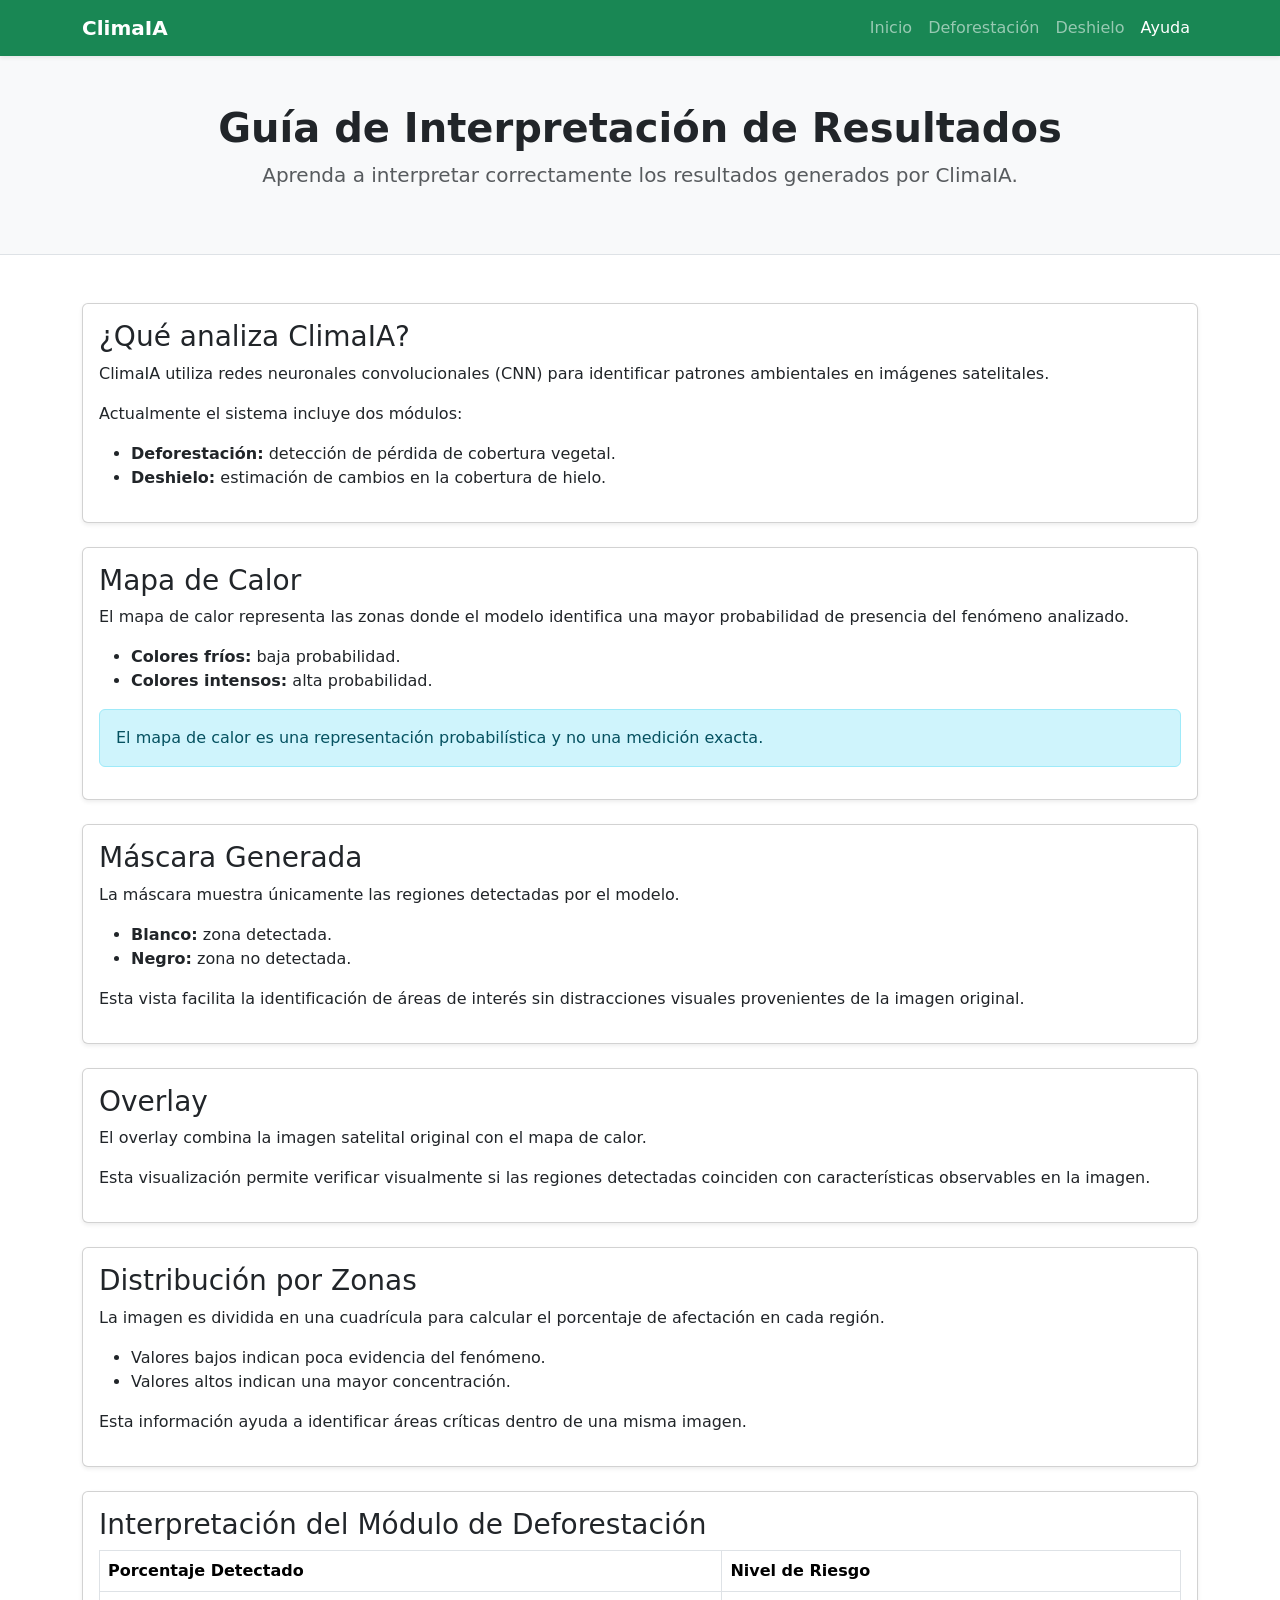
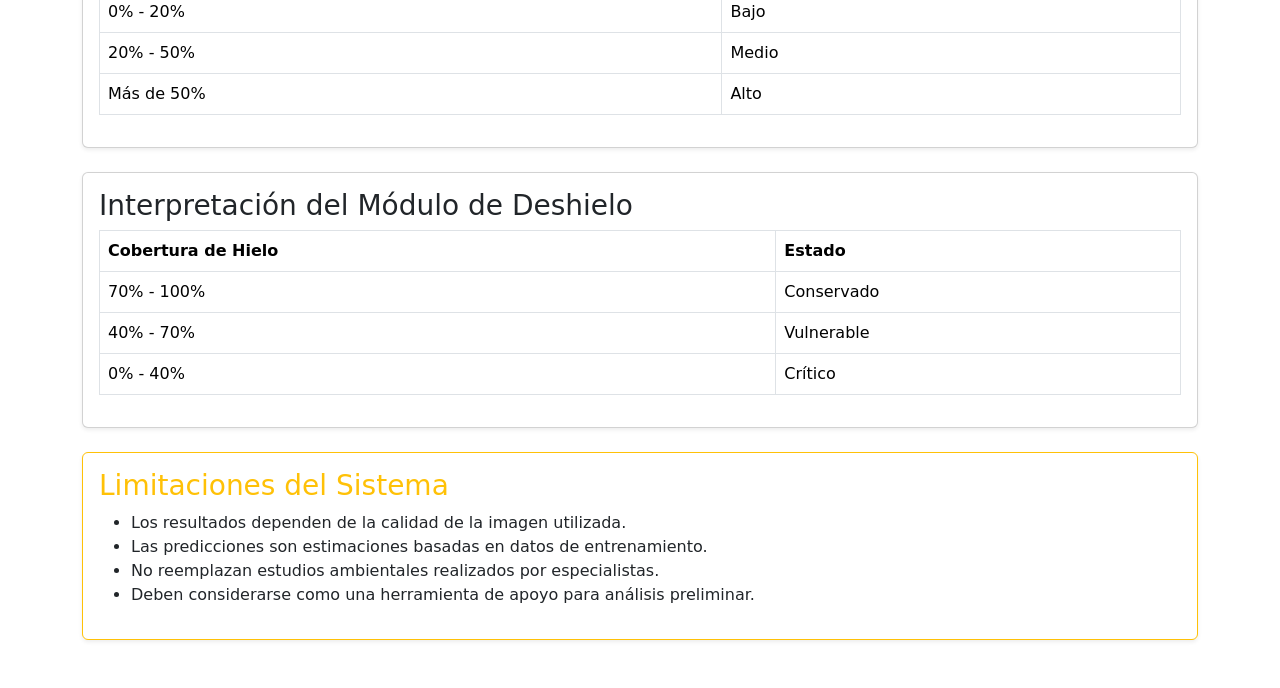
<file: frontend/ayuda.html>
<!DOCTYPE html>
<html lang="es">

<head>
    <meta charset="UTF-8">
    <meta name="viewport" content="width=device-width, initial-scale=1.0">
    <title>ClimaIA - Guía de Interpretación</title>

    <link href="https://cdn.jsdelivr.net/npm/bootstrap@5.3.7/dist/css/bootstrap.min.css" rel="stylesheet">
</head>

<body>

    <!-- NAVBAR -->

    <!-- Navbar -->
    <nav class="navbar navbar-expand-lg navbar-dark bg-success shadow-sm">
        <div class="container">
            <a class="navbar-brand fw-bold" href="/">
                ClimaIA
            </a>

            <button class="navbar-toggler" data-bs-toggle="collapse" data-bs-target="#menu">
                <span class="navbar-toggler-icon"></span>
            </button>

            <div class="collapse navbar-collapse" id="menu">
                <ul class="navbar-nav ms-auto">
                    <li class="nav-item">
                        <a class="nav-link" href="/">Inicio</a>
                    </li>

                    <li class="nav-item">
                        <a class="nav-link" href="/deforestacion.html">
                            Deforestación
                        </a>
                    </li>

                    <li class="nav-item">
                        <a class="nav-link" href="/deshielo.html">
                            Deshielo
                        </a>
                    </li>
                    <li class="nav-item">
                        <a class="nav-link active" href="/ayuda.html">
                            Ayuda
                        </a>
                    </li>
                </ul>
            </div>
        </div>
    </nav>

    <!-- HEADER -->

    <section class="bg-light py-5 text-center border-bottom">

        <div class="container">

            <h1 class="fw-bold">
                Guía de Interpretación de Resultados
            </h1>

            <p class="lead text-muted">
                Aprenda a interpretar correctamente los resultados generados por ClimaIA.
            </p>

        </div>

    </section>

    <!-- CONTENIDO -->

    <div class="container py-5">

        <!-- INTRO -->

        <div class="card shadow-sm mb-4">

            <div class="card-body">

                <h3>¿Qué analiza ClimaIA?</h3>

                <p>
                    ClimaIA utiliza redes neuronales convolucionales (CNN) para identificar
                    patrones ambientales en imágenes satelitales.
                </p>

                <p>
                    Actualmente el sistema incluye dos módulos:
                </p>

                <ul>
                    <li>
                        <strong>Deforestación:</strong>
                        detección de pérdida de cobertura vegetal.
                    </li>

                    <li>
                        <strong>Deshielo:</strong>
                        estimación de cambios en la cobertura de hielo.
                    </li>
                </ul>

            </div>

        </div>

        <!-- MAPA DE CALOR -->

        <div class="card shadow-sm mb-4">

            <div class="card-body">

                <h3>Mapa de Calor</h3>

                <p>
                    El mapa de calor representa las zonas donde el modelo identifica una
                    mayor probabilidad de presencia del fenómeno analizado.
                </p>

                <ul>
                    <li>
                        <strong>Colores fríos:</strong>
                        baja probabilidad.
                    </li>

                    <li>
                        <strong>Colores intensos:</strong>
                        alta probabilidad.
                    </li>

                </ul>

                <div class="alert alert-info">
                    El mapa de calor es una representación probabilística y no una medición exacta.
                </div>

            </div>

        </div>

        <!-- MÁSCARA -->

        <div class="card shadow-sm mb-4">

            <div class="card-body">

                <h3>Máscara Generada</h3>

                <p>
                    La máscara muestra únicamente las regiones detectadas por el modelo.
                </p>

                <ul>
                    <li>
                        <strong>Blanco:</strong>
                        zona detectada.
                    </li>

                    <li>
                        <strong>Negro:</strong>
                        zona no detectada.
                    </li>
                </ul>

                <p>
                    Esta vista facilita la identificación de áreas de interés sin distracciones
                    visuales provenientes de la imagen original.
                </p>

            </div>

        </div>

        <!-- OVERLAY -->

        <div class="card shadow-sm mb-4">

            <div class="card-body">

                <h3>Overlay</h3>

                <p>
                    El overlay combina la imagen satelital original con el mapa de calor.
                </p>

                <p>
                    Esta visualización permite verificar visualmente si las regiones detectadas
                    coinciden con características observables en la imagen.
                </p>

            </div>

        </div>

        <!-- GRID -->

        <div class="card shadow-sm mb-4">

            <div class="card-body">

                <h3>Distribución por Zonas</h3>

                <p>
                    La imagen es dividida en una cuadrícula para calcular el porcentaje de
                    afectación en cada región.
                </p>

                <ul>
                    <li>
                        Valores bajos indican poca evidencia del fenómeno.
                    </li>

                    <li>
                        Valores altos indican una mayor concentración.
                    </li>
                </ul>

                <p>
                    Esta información ayuda a identificar áreas críticas dentro de una misma imagen.
                </p>

            </div>

        </div>

        <!-- DEFORESTACIÓN -->

        <div class="card shadow-sm mb-4">

            <div class="card-body">

                <h3>Interpretación del Módulo de Deforestación</h3>

                <table class="table table-bordered">

                    <thead>

                        <tr>
                            <th>Porcentaje Detectado</th>
                            <th>Nivel de Riesgo</th>
                        </tr>

                    </thead>

                    <tbody>

                        <tr>
                            <td>0% - 20%</td>
                            <td>Bajo</td>
                        </tr>

                        <tr>
                            <td>20% - 50%</td>
                            <td>Medio</td>
                        </tr>

                        <tr>
                            <td>Más de 50%</td>
                            <td>Alto</td>
                        </tr>

                    </tbody>

                </table>

            </div>

        </div>

        <!-- DESHIELO -->

        <div class="card shadow-sm mb-4">

            <div class="card-body">

                <h3>Interpretación del Módulo de Deshielo</h3>

                <table class="table table-bordered">

                    <thead>

                        <tr>
                            <th>Cobertura de Hielo</th>
                            <th>Estado</th>
                        </tr>

                    </thead>

                    <tbody>

                        <tr>
                            <td>70% - 100%</td>
                            <td>Conservado</td>
                        </tr>

                        <tr>
                            <td>40% - 70%</td>
                            <td>Vulnerable</td>
                        </tr>

                        <tr>
                            <td>0% - 40%</td>
                            <td>Crítico</td>
                        </tr>

                    </tbody>

                </table>

            </div>

        </div>

        <!-- LIMITACIONES -->

        <div class="card shadow-sm border-warning">

            <div class="card-body">

                <h3 class="text-warning">
                    Limitaciones del Sistema
                </h3>

                <ul>

                    <li>
                        Los resultados dependen de la calidad de la imagen utilizada.
                    </li>

                    <li>
                        Las predicciones son estimaciones basadas en datos de entrenamiento.
                    </li>

                    <li>
                        No reemplazan estudios ambientales realizados por especialistas.
                    </li>

                    <li>
                        Deben considerarse como una herramienta de apoyo para análisis preliminar.
                    </li>

                </ul>

            </div>

        </div>

    </div>

</body>

</html>
</file>
